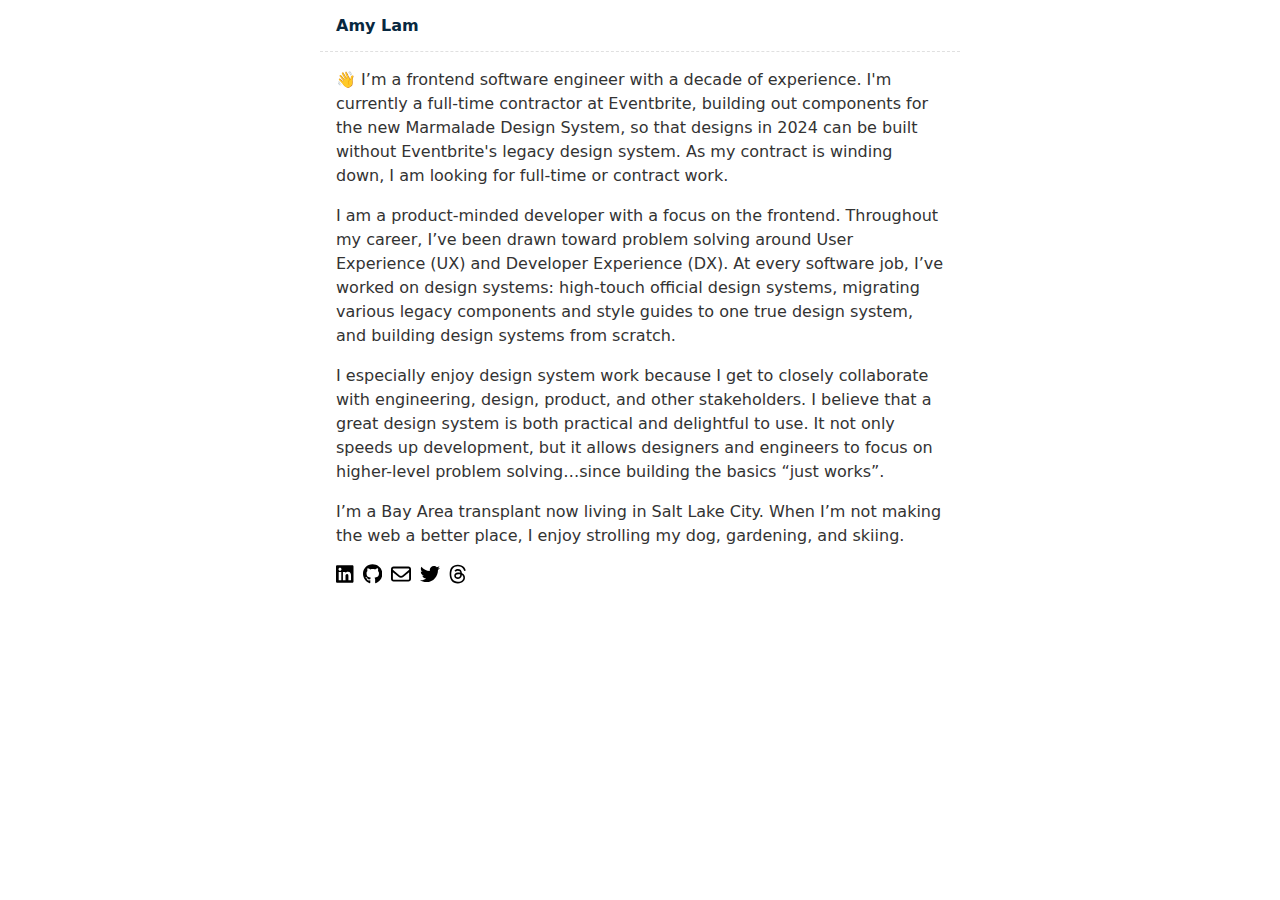
<file: index.html>
<!doctype html>
<html lang="en">
	<head>
		<meta charset="utf-8">
		<meta name="viewport" content="width=device-width, initial-scale=1.0">
		<title>Amy Lam</title>
		<meta name="description" content="Amy Lam&#39;s personal website">
		<link rel="alternate" href="/feed/feed.xml" type="application/atom+xml" title="Amy Lam">
		<link rel="alternate" href="/feed/feed.json" type="application/json" title="Amy Lam">
		
		<style>* { box-sizing: border-box; }
/* Defaults */
:root {
	--font-family: -apple-system, system-ui, sans-serif;
	--font-family-monospace: Consolas, Menlo, Monaco, Andale Mono WT, Andale Mono, Lucida Console, Lucida Sans Typewriter, DejaVu Sans Mono, Bitstream Vera Sans Mono, Liberation Mono, Nimbus Mono L, Courier New, Courier, monospace;
}

/* Theme colors */
:root {
	--color-gray-20: #e0e0e0;
	--color-gray-50: #C0C0C0;
	--color-gray-90: #333;

	--background-color: #fff;

	--text-color: var(--color-gray-90);
	--text-color-link: #082840;
	--text-color-link-active: #5f2b48;
	--text-color-link-visited: #17050F;

	--syntax-tab-size: 2;
}

@media (prefers-color-scheme: dark) {
	:root {
		--color-gray-20: #e0e0e0;
		--color-gray-50: #C0C0C0;
		--color-gray-90: #dad8d8;

		/* --text-color is assigned to --color-gray-_ above */
		--text-color-link: #1493fb;
		--text-color-link-active: #6969f7;
		--text-color-link-visited: #a6a6f8;

		--background-color: #15202b;
	}

	svg {
		fill: var(--color-gray-90);
	}
}


/* Global stylesheet */
* {
	box-sizing: border-box;
}

html,
body {
	padding: 0;
	margin: 0 auto;
	font-family: var(--font-family);
	color: var(--text-color);
	background-color: var(--background-color);
}
html {
	overflow-y: scroll;
}
body {
	max-width: 40em;
}

/* https://www.a11yproject.com/posts/how-to-hide-content/ */
.visually-hidden {
	clip: rect(0 0 0 0);
	clip-path: inset(50%);
	height: 1px;
	overflow: hidden;
	position: absolute;
	white-space: nowrap;
	width: 1px;
}

p:last-child {
	margin-bottom: 0;
}
p {
	line-height: 1.5;
}

li {
	line-height: 1.5;
}

a[href] {
	color: var(--text-color-link);
}
a[href]:visited {
	color: var(--text-color-link-visited);
}
a[href]:hover,
a[href]:active {
	color: var(--text-color-link-active);
}

main {
	padding: 1rem;
}
main :first-child {
	margin-top: 0;
}

header {
	border-bottom: 1px dashed var(--color-gray-20);
}
header:after {
	content: "";
	display: table;
	clear: both;
}

.links-nextprev {
	list-style: none;
	border-top: 1px dashed var(--color-gray-20);
	padding: 1em 0;
}

table {
	margin: 1em 0;
}
table td,
table th {
	padding-right: 1em;
}

pre,
code {
	font-family: var(--font-family-monospace);
}
pre:not([class*="language-"]) {
	margin: .5em 0;
	line-height: 1.375; /* 22px /16 */
	-moz-tab-size: var(--syntax-tab-size);
	-o-tab-size: var(--syntax-tab-size);
	tab-size: var(--syntax-tab-size);
	-webkit-hyphens: none;
	-ms-hyphens: none;
	hyphens: none;
	direction: ltr;
	text-align: left;
	white-space: pre;
	word-spacing: normal;
	word-break: normal;
}
code {
	word-break: break-all;
}

/* Header */
header {
	display: flex;
	gap: 1em .5em;
	flex-wrap: wrap;
	align-items: center;
	padding: 1em;
}
.home-link {
	font-size: 1em; /* 16px /16 */
	font-weight: 700;
	margin-right: 2em;
}
.home-link:link:not(:hover) {
	text-decoration: none;
}

/* Nav */
.nav {
	display: flex;
	padding: 0;
	margin: 0;
	list-style: none;
}
.nav-item {
	display: inline-block;
	margin-right: 1em;
}
.nav-item a[href]:not(:hover) {
	text-decoration: none;
}
.nav a[href][aria-current="page"] {
	text-decoration: underline;
}

/* Posts list */
.postlist {
	list-style: none;
	padding: 0;
	padding-left: 1.5rem;
}
.postlist-item {
	display: flex;
	flex-wrap: wrap;
	align-items: baseline;
	counter-increment: start-from -1;
	margin-bottom: 1em;
}
.postlist-item:before {
	display: inline-block;
	pointer-events: none;
	content: "" counter(start-from, decimal-leading-zero) ". ";
	line-height: 100%;
	text-align: right;
	margin-left: -1.5rem;
}
.postlist-date,
.postlist-item:before {
	font-size: 0.8125em; /* 13px /16 */
	color: var(--color-gray-90);
}
.postlist-date {
	word-spacing: -0.5px;
}
.postlist-link {
	font-size: 1.1875em; /* 19px /16 */
	font-weight: 700;
	flex-basis: calc(100% - 1.5rem);
	padding-left: .25em;
	padding-right: .5em;
	text-underline-position: from-font;
	text-underline-offset: 0;
	text-decoration-thickness: 1px;
}
.postlist-item-active .postlist-link {
	font-weight: bold;
}

/* Tags */
.post-tag {
	display: inline-flex;
	align-items: center;
	justify-content: center;
	text-transform: capitalize;
	font-style: italic;
}
.postlist-item > .post-tag {
	align-self: center;
}

/* Tags list */
.post-metadata {
	display: inline-flex;
	flex-wrap: wrap;
	gap: .5em;
	list-style: none;
	padding: 0;
	margin: 0;
}
.post-metadata time {
	margin-right: 1em;
}

/* Direct Links / Markdown Headers */
.header-anchor {
	text-decoration: none;
	font-style: normal;
	font-size: 1em;
	margin-left: .1em;
}
a[href].header-anchor,
a[href].header-anchor:visited {
	color: transparent;
}
a[href].header-anchor:focus,
a[href].header-anchor:hover {
	text-decoration: underline;
}
a[href].header-anchor:focus,
:hover > a[href].header-anchor {
	color: #aaa;
}

h2 + .header-anchor {
	font-size: 1.5em;
}

/* My custom styles */
.fit-picture {
  max-width: 100%;
}

.social-icons {
	padding-right: 4px
}</style>
	</head>
	<body>
		<a href="#skip" class="visually-hidden">Skip to main content</a>

		<header>
			<a href="/" class="home-link">Amy Lam</a>
			<nav>
				<h2 class="visually-hidden">Top level navigation menu</h2>
				<ul class="nav">
				</ul>
			</nav>
		</header>

		<main id="skip">
			

<p>👋 I’m a frontend software engineer with a decade of experience. I'm currently a full-time contractor at Eventbrite, building out components for the new Marmalade Design System, so that designs in 2024 can be built without Eventbrite's legacy design system. As my contract is winding down, I am looking for full-time or contract work.</p>

<p>I am a product-minded developer with a focus on the frontend. Throughout my career, I’ve been drawn toward problem solving around User Experience (UX) and Developer Experience (DX). At every software job, I’ve worked on design systems: high-touch official design systems, migrating various legacy components and style guides to one true design system, and building design systems from scratch.</p>

<p>I especially enjoy design system work because I get to closely collaborate with engineering, design, product, and other stakeholders. I believe that a great design system is both practical and delightful to use. It not only speeds up development, but it allows designers and engineers to focus on higher-level problem solving…since building the basics “just works”.</p>

<p>I’m a Bay Area transplant now living in Salt Lake City. When I’m not making the web a better place, I enjoy strolling my dog, gardening, and skiing.</p>

<a href="https://www.linkedin.com/in/amyrlam/" target="_blank" rel="noopener noreferrer" class="social-icons"><svg xmlns="http://www.w3.org/2000/svg" height="1.25em" viewBox="0 0 448 512"><!--! Font Awesome Free 6.4.2 by @fontawesome - https://fontawesome.com License - https://fontawesome.com/license (Commercial License) Copyright 2023 Fonticons, Inc. --><path d="M416 32H31.9C14.3 32 0 46.5 0 64.3v383.4C0 465.5 14.3 480 31.9 480H416c17.6 0 32-14.5 32-32.3V64.3c0-17.8-14.4-32.3-32-32.3zM135.4 416H69V202.2h66.5V416zm-33.2-243c-21.3 0-38.5-17.3-38.5-38.5S80.9 96 102.2 96c21.2 0 38.5 17.3 38.5 38.5 0 21.3-17.2 38.5-38.5 38.5zm282.1 243h-66.4V312c0-24.8-.5-56.7-34.5-56.7-34.6 0-39.9 27-39.9 54.9V416h-66.4V202.2h63.7v29.2h.9c8.9-16.8 30.6-34.5 62.9-34.5 67.2 0 79.7 44.3 79.7 101.9V416z"/></svg></a>
<a href="https://github.com/amyrlam" target="_blank" rel="noopener noreferrer" class="social-icons"><svg xmlns="http://www.w3.org/2000/svg" height="1.25em" viewBox="0 0 496 512"><!--! Font Awesome Free 6.4.2 by @fontawesome - https://fontawesome.com License - https://fontawesome.com/license (Commercial License) Copyright 2023 Fonticons, Inc. --><path d="M165.9 397.4c0 2-2.3 3.6-5.2 3.6-3.3.3-5.6-1.3-5.6-3.6 0-2 2.3-3.6 5.2-3.6 3-.3 5.6 1.3 5.6 3.6zm-31.1-4.5c-.7 2 1.3 4.3 4.3 4.9 2.6 1 5.6 0 6.2-2s-1.3-4.3-4.3-5.2c-2.6-.7-5.5.3-6.2 2.3zm44.2-1.7c-2.9.7-4.9 2.6-4.6 4.9.3 2 2.9 3.3 5.9 2.6 2.9-.7 4.9-2.6 4.6-4.6-.3-1.9-3-3.2-5.9-2.9zM244.8 8C106.1 8 0 113.3 0 252c0 110.9 69.8 205.8 169.5 239.2 12.8 2.3 17.3-5.6 17.3-12.1 0-6.2-.3-40.4-.3-61.4 0 0-70 15-84.7-29.8 0 0-11.4-29.1-27.8-36.6 0 0-22.9-15.7 1.6-15.4 0 0 24.9 2 38.6 25.8 21.9 38.6 58.6 27.5 72.9 20.9 2.3-16 8.8-27.1 16-33.7-55.9-6.2-112.3-14.3-112.3-110.5 0-27.5 7.6-41.3 23.6-58.9-2.6-6.5-11.1-33.3 2.6-67.9 20.9-6.5 69 27 69 27 20-5.6 41.5-8.5 62.8-8.5s42.8 2.9 62.8 8.5c0 0 48.1-33.6 69-27 13.7 34.7 5.2 61.4 2.6 67.9 16 17.7 25.8 31.5 25.8 58.9 0 96.5-58.9 104.2-114.8 110.5 9.2 7.9 17 22.9 17 46.4 0 33.7-.3 75.4-.3 83.6 0 6.5 4.6 14.4 17.3 12.1C428.2 457.8 496 362.9 496 252 496 113.3 383.5 8 244.8 8zM97.2 352.9c-1.3 1-1 3.3.7 5.2 1.6 1.6 3.9 2.3 5.2 1 1.3-1 1-3.3-.7-5.2-1.6-1.6-3.9-2.3-5.2-1zm-10.8-8.1c-.7 1.3.3 2.9 2.3 3.9 1.6 1 3.6.7 4.3-.7.7-1.3-.3-2.9-2.3-3.9-2-.6-3.6-.3-4.3.7zm32.4 35.6c-1.6 1.3-1 4.3 1.3 6.2 2.3 2.3 5.2 2.6 6.5 1 1.3-1.3.7-4.3-1.3-6.2-2.2-2.3-5.2-2.6-6.5-1zm-11.4-14.7c-1.6 1-1.6 3.6 0 5.9 1.6 2.3 4.3 3.3 5.6 2.3 1.6-1.3 1.6-3.9 0-6.2-1.4-2.3-4-3.3-5.6-2z"/></svg></a>
<a href="mailto:hello@amyrlam.com" target="_blank" rel="noopener noreferrer" class="social-icons"><svg xmlns="http://www.w3.org/2000/svg" height="1.25em" viewBox="0 0 512 512"><!--! Font Awesome Free 6.4.2 by @fontawesome - https://fontawesome.com License - https://fontawesome.com/license (Commercial License) Copyright 2023 Fonticons, Inc. --><path d="M64 112c-8.8 0-16 7.2-16 16v22.1L220.5 291.7c20.7 17 50.4 17 71.1 0L464 150.1V128c0-8.8-7.2-16-16-16H64zM48 212.2V384c0 8.8 7.2 16 16 16H448c8.8 0 16-7.2 16-16V212.2L322 328.8c-38.4 31.5-93.7 31.5-132 0L48 212.2zM0 128C0 92.7 28.7 64 64 64H448c35.3 0 64 28.7 64 64V384c0 35.3-28.7 64-64 64H64c-35.3 0-64-28.7-64-64V128z"/></svg></a>
<a href="https://twitter.com/amyrlam" target="_blank" rel="noopener noreferrer" class="social-icons"><svg xmlns="http://www.w3.org/2000/svg" height="1.25em" viewBox="0 0 512 512"><!--! Font Awesome Free 6.4.2 by @fontawesome - https://fontawesome.com License - https://fontawesome.com/license (Commercial License) Copyright 2023 Fonticons, Inc. --><path d="M459.37 151.716c.325 4.548.325 9.097.325 13.645 0 138.72-105.583 298.558-298.558 298.558-59.452 0-114.68-17.219-161.137-47.106 8.447.974 16.568 1.299 25.34 1.299 49.055 0 94.213-16.568 130.274-44.832-46.132-.975-84.792-31.188-98.112-72.772 6.498.974 12.995 1.624 19.818 1.624 9.421 0 18.843-1.3 27.614-3.573-48.081-9.747-84.143-51.98-84.143-102.985v-1.299c13.969 7.797 30.214 12.67 47.431 13.319-28.264-18.843-46.781-51.005-46.781-87.391 0-19.492 5.197-37.36 14.294-52.954 51.655 63.675 129.3 105.258 216.365 109.807-1.624-7.797-2.599-15.918-2.599-24.04 0-57.828 46.782-104.934 104.934-104.934 30.213 0 57.502 12.67 76.67 33.137 23.715-4.548 46.456-13.32 66.599-25.34-7.798 24.366-24.366 44.833-46.132 57.827 21.117-2.273 41.584-8.122 60.426-16.243-14.292 20.791-32.161 39.308-52.628 54.253z"/></svg></a>
<a href="https://www.threads.net/@amyrlam" target="_blank" rel="noopener noreferrer" class="social-icons"><svg xmlns="http://www.w3.org/2000/svg" height="1.25em" viewBox="0 0 448 512"><!--! Font Awesome Free 6.4.2 by @fontawesome - https://fontawesome.com License - https://fontawesome.com/license (Commercial License) Copyright 2023 Fonticons, Inc. --><path d="M331.5 235.7c2.2 .9 4.2 1.9 6.3 2.8c29.2 14.1 50.6 35.2 61.8 61.4c15.7 36.5 17.2 95.8-30.3 143.2c-36.2 36.2-80.3 52.5-142.6 53h-.3c-70.2-.5-124.1-24.1-160.4-70.2c-32.3-41-48.9-98.1-49.5-169.6V256v-.2C17 184.3 33.6 127.2 65.9 86.2C102.2 40.1 156.2 16.5 226.4 16h.3c70.3 .5 124.9 24 162.3 69.9c18.4 22.7 32 50 40.6 81.7l-40.4 10.8c-7.1-25.8-17.8-47.8-32.2-65.4c-29.2-35.8-73-54.2-130.5-54.6c-57 .5-100.1 18.8-128.2 54.4C72.1 146.1 58.5 194.3 58 256c.5 61.7 14.1 109.9 40.3 143.3c28 35.6 71.2 53.9 128.2 54.4c51.4-.4 85.4-12.6 113.7-40.9c32.3-32.2 31.7-71.8 21.4-95.9c-6.1-14.2-17.1-26-31.9-34.9c-3.7 26.9-11.8 48.3-24.7 64.8c-17.1 21.8-41.4 33.6-72.7 35.3c-23.6 1.3-46.3-4.4-63.9-16c-20.8-13.8-33-34.8-34.3-59.3c-2.5-48.3 35.7-83 95.2-86.4c21.1-1.2 40.9-.3 59.2 2.8c-2.4-14.8-7.3-26.6-14.6-35.2c-10-11.7-25.6-17.7-46.2-17.8H227c-16.6 0-39 4.6-53.3 26.3l-34.4-23.6c19.2-29.1 50.3-45.1 87.8-45.1h.8c62.6 .4 99.9 39.5 103.7 107.7l-.2 .2zm-156 68.8c1.3 25.1 28.4 36.8 54.6 35.3c25.6-1.4 54.6-11.4 59.5-73.2c-13.2-2.9-27.8-4.4-43.4-4.4c-4.8 0-9.6 .1-14.4 .4c-42.9 2.4-57.2 23.2-56.2 41.8l-.1 .1z"/></svg></a>


		</main>

		<footer></footer>

		<!-- Current page: / -->
	</body>
</html>
</file>
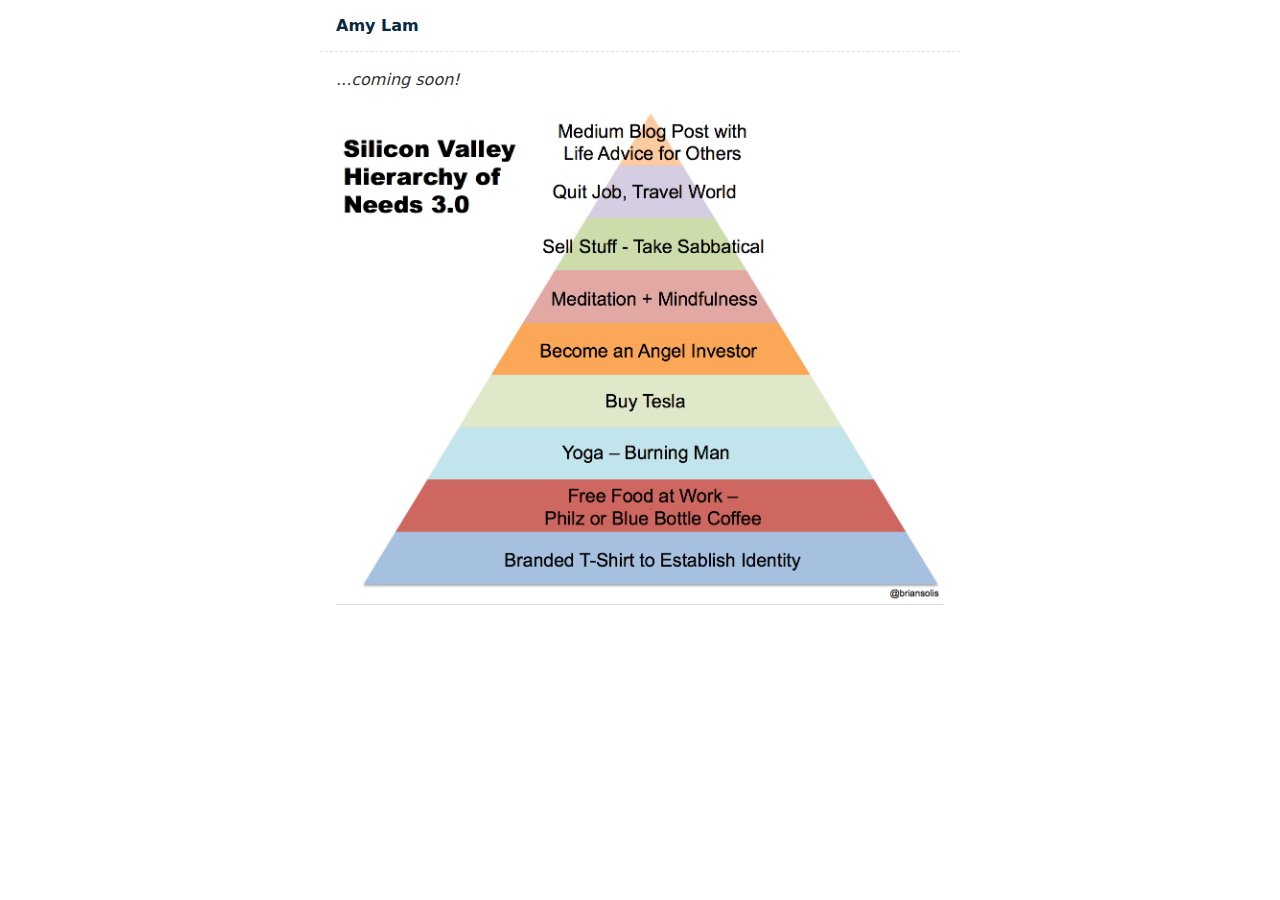
<file: blog/index.html>
<!doctype html>
<html lang="en">
	<head>
		<meta charset="utf-8">
		<meta name="viewport" content="width=device-width, initial-scale=1.0">
		<title>Amy Lam</title>
		<meta name="description" content="Amy Lam&#39;s personal website">
		<link rel="alternate" href="/feed/feed.xml" type="application/atom+xml" title="Amy Lam">
		<link rel="alternate" href="/feed/feed.json" type="application/json" title="Amy Lam">
		
		<style>.postlist { counter-reset: start-from NaN }
* { box-sizing: border-box; }
/* Defaults */
:root {
	--font-family: -apple-system, system-ui, sans-serif;
	--font-family-monospace: Consolas, Menlo, Monaco, Andale Mono WT, Andale Mono, Lucida Console, Lucida Sans Typewriter, DejaVu Sans Mono, Bitstream Vera Sans Mono, Liberation Mono, Nimbus Mono L, Courier New, Courier, monospace;
}

/* Theme colors */
:root {
	--color-gray-20: #e0e0e0;
	--color-gray-50: #C0C0C0;
	--color-gray-90: #333;

	--background-color: #fff;

	--text-color: var(--color-gray-90);
	--text-color-link: #082840;
	--text-color-link-active: #5f2b48;
	--text-color-link-visited: #17050F;

	--syntax-tab-size: 2;
}

@media (prefers-color-scheme: dark) {
	:root {
		--color-gray-20: #e0e0e0;
		--color-gray-50: #C0C0C0;
		--color-gray-90: #dad8d8;

		/* --text-color is assigned to --color-gray-_ above */
		--text-color-link: #1493fb;
		--text-color-link-active: #6969f7;
		--text-color-link-visited: #a6a6f8;

		--background-color: #15202b;
	}

	svg {
		fill: var(--color-gray-90);
	}
}


/* Global stylesheet */
* {
	box-sizing: border-box;
}

html,
body {
	padding: 0;
	margin: 0 auto;
	font-family: var(--font-family);
	color: var(--text-color);
	background-color: var(--background-color);
}
html {
	overflow-y: scroll;
}
body {
	max-width: 40em;
}

/* https://www.a11yproject.com/posts/how-to-hide-content/ */
.visually-hidden {
	clip: rect(0 0 0 0);
	clip-path: inset(50%);
	height: 1px;
	overflow: hidden;
	position: absolute;
	white-space: nowrap;
	width: 1px;
}

p:last-child {
	margin-bottom: 0;
}
p {
	line-height: 1.5;
}

li {
	line-height: 1.5;
}

a[href] {
	color: var(--text-color-link);
}
a[href]:visited {
	color: var(--text-color-link-visited);
}
a[href]:hover,
a[href]:active {
	color: var(--text-color-link-active);
}

main {
	padding: 1rem;
}
main :first-child {
	margin-top: 0;
}

header {
	border-bottom: 1px dashed var(--color-gray-20);
}
header:after {
	content: "";
	display: table;
	clear: both;
}

.links-nextprev {
	list-style: none;
	border-top: 1px dashed var(--color-gray-20);
	padding: 1em 0;
}

table {
	margin: 1em 0;
}
table td,
table th {
	padding-right: 1em;
}

pre,
code {
	font-family: var(--font-family-monospace);
}
pre:not([class*="language-"]) {
	margin: .5em 0;
	line-height: 1.375; /* 22px /16 */
	-moz-tab-size: var(--syntax-tab-size);
	-o-tab-size: var(--syntax-tab-size);
	tab-size: var(--syntax-tab-size);
	-webkit-hyphens: none;
	-ms-hyphens: none;
	hyphens: none;
	direction: ltr;
	text-align: left;
	white-space: pre;
	word-spacing: normal;
	word-break: normal;
}
code {
	word-break: break-all;
}

/* Header */
header {
	display: flex;
	gap: 1em .5em;
	flex-wrap: wrap;
	align-items: center;
	padding: 1em;
}
.home-link {
	font-size: 1em; /* 16px /16 */
	font-weight: 700;
	margin-right: 2em;
}
.home-link:link:not(:hover) {
	text-decoration: none;
}

/* Nav */
.nav {
	display: flex;
	padding: 0;
	margin: 0;
	list-style: none;
}
.nav-item {
	display: inline-block;
	margin-right: 1em;
}
.nav-item a[href]:not(:hover) {
	text-decoration: none;
}
.nav a[href][aria-current="page"] {
	text-decoration: underline;
}

/* Posts list */
.postlist {
	list-style: none;
	padding: 0;
	padding-left: 1.5rem;
}
.postlist-item {
	display: flex;
	flex-wrap: wrap;
	align-items: baseline;
	counter-increment: start-from -1;
	margin-bottom: 1em;
}
.postlist-item:before {
	display: inline-block;
	pointer-events: none;
	content: "" counter(start-from, decimal-leading-zero) ". ";
	line-height: 100%;
	text-align: right;
	margin-left: -1.5rem;
}
.postlist-date,
.postlist-item:before {
	font-size: 0.8125em; /* 13px /16 */
	color: var(--color-gray-90);
}
.postlist-date {
	word-spacing: -0.5px;
}
.postlist-link {
	font-size: 1.1875em; /* 19px /16 */
	font-weight: 700;
	flex-basis: calc(100% - 1.5rem);
	padding-left: .25em;
	padding-right: .5em;
	text-underline-position: from-font;
	text-underline-offset: 0;
	text-decoration-thickness: 1px;
}
.postlist-item-active .postlist-link {
	font-weight: bold;
}

/* Tags */
.post-tag {
	display: inline-flex;
	align-items: center;
	justify-content: center;
	text-transform: capitalize;
	font-style: italic;
}
.postlist-item > .post-tag {
	align-self: center;
}

/* Tags list */
.post-metadata {
	display: inline-flex;
	flex-wrap: wrap;
	gap: .5em;
	list-style: none;
	padding: 0;
	margin: 0;
}
.post-metadata time {
	margin-right: 1em;
}

/* Direct Links / Markdown Headers */
.header-anchor {
	text-decoration: none;
	font-style: normal;
	font-size: 1em;
	margin-left: .1em;
}
a[href].header-anchor,
a[href].header-anchor:visited {
	color: transparent;
}
a[href].header-anchor:focus,
a[href].header-anchor:hover {
	text-decoration: underline;
}
a[href].header-anchor:focus,
:hover > a[href].header-anchor {
	color: #aaa;
}

h2 + .header-anchor {
	font-size: 1.5em;
}

/* My custom styles */
.fit-picture {
  max-width: 100%;
}

.social-icons {
	padding-right: 4px
}</style>
	</head>
	<body>
		<a href="#skip" class="visually-hidden">Skip to main content</a>

		<header>
			<a href="/" class="home-link">Amy Lam</a>
			<nav>
				<h2 class="visually-hidden">Top level navigation menu</h2>
				<ul class="nav">
				</ul>
			</nav>
		</header>

		<main id="skip">
			
<p><em>...coming soon!</em></p>

<img src="/img/SV_Hierarchy_pptx.png" alt="Silicon Valley Hierarchy of Needs 3.0" class="fit-picture">



<ol reversed class="postlist">

</ol>



		</main>

		<footer></footer>

		<!-- Current page: /blog/ -->
	</body>
</html>
</file>
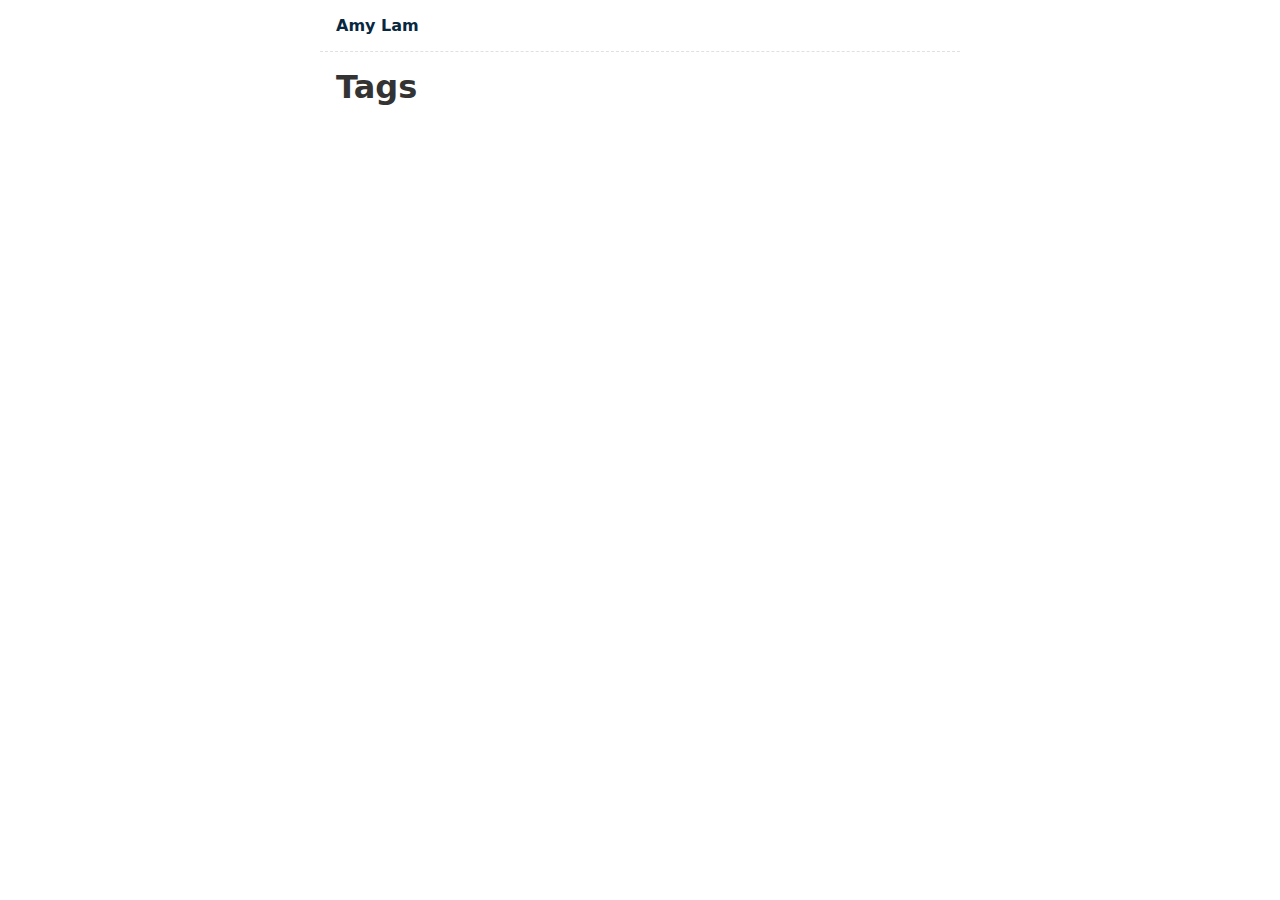
<file: tags/index.html>
<!doctype html>
<html lang="en">
	<head>
		<meta charset="utf-8">
		<meta name="viewport" content="width=device-width, initial-scale=1.0">
		<title>Amy Lam</title>
		<meta name="description" content="Amy Lam&#39;s personal website">
		<link rel="alternate" href="/feed/feed.xml" type="application/atom+xml" title="Amy Lam">
		<link rel="alternate" href="/feed/feed.json" type="application/json" title="Amy Lam">
		
		<style>* { box-sizing: border-box; }
/* Defaults */
:root {
	--font-family: -apple-system, system-ui, sans-serif;
	--font-family-monospace: Consolas, Menlo, Monaco, Andale Mono WT, Andale Mono, Lucida Console, Lucida Sans Typewriter, DejaVu Sans Mono, Bitstream Vera Sans Mono, Liberation Mono, Nimbus Mono L, Courier New, Courier, monospace;
}

/* Theme colors */
:root {
	--color-gray-20: #e0e0e0;
	--color-gray-50: #C0C0C0;
	--color-gray-90: #333;

	--background-color: #fff;

	--text-color: var(--color-gray-90);
	--text-color-link: #082840;
	--text-color-link-active: #5f2b48;
	--text-color-link-visited: #17050F;

	--syntax-tab-size: 2;
}

@media (prefers-color-scheme: dark) {
	:root {
		--color-gray-20: #e0e0e0;
		--color-gray-50: #C0C0C0;
		--color-gray-90: #dad8d8;

		/* --text-color is assigned to --color-gray-_ above */
		--text-color-link: #1493fb;
		--text-color-link-active: #6969f7;
		--text-color-link-visited: #a6a6f8;

		--background-color: #15202b;
	}

	svg {
		fill: var(--color-gray-90);
	}
}


/* Global stylesheet */
* {
	box-sizing: border-box;
}

html,
body {
	padding: 0;
	margin: 0 auto;
	font-family: var(--font-family);
	color: var(--text-color);
	background-color: var(--background-color);
}
html {
	overflow-y: scroll;
}
body {
	max-width: 40em;
}

/* https://www.a11yproject.com/posts/how-to-hide-content/ */
.visually-hidden {
	clip: rect(0 0 0 0);
	clip-path: inset(50%);
	height: 1px;
	overflow: hidden;
	position: absolute;
	white-space: nowrap;
	width: 1px;
}

p:last-child {
	margin-bottom: 0;
}
p {
	line-height: 1.5;
}

li {
	line-height: 1.5;
}

a[href] {
	color: var(--text-color-link);
}
a[href]:visited {
	color: var(--text-color-link-visited);
}
a[href]:hover,
a[href]:active {
	color: var(--text-color-link-active);
}

main {
	padding: 1rem;
}
main :first-child {
	margin-top: 0;
}

header {
	border-bottom: 1px dashed var(--color-gray-20);
}
header:after {
	content: "";
	display: table;
	clear: both;
}

.links-nextprev {
	list-style: none;
	border-top: 1px dashed var(--color-gray-20);
	padding: 1em 0;
}

table {
	margin: 1em 0;
}
table td,
table th {
	padding-right: 1em;
}

pre,
code {
	font-family: var(--font-family-monospace);
}
pre:not([class*="language-"]) {
	margin: .5em 0;
	line-height: 1.375; /* 22px /16 */
	-moz-tab-size: var(--syntax-tab-size);
	-o-tab-size: var(--syntax-tab-size);
	tab-size: var(--syntax-tab-size);
	-webkit-hyphens: none;
	-ms-hyphens: none;
	hyphens: none;
	direction: ltr;
	text-align: left;
	white-space: pre;
	word-spacing: normal;
	word-break: normal;
}
code {
	word-break: break-all;
}

/* Header */
header {
	display: flex;
	gap: 1em .5em;
	flex-wrap: wrap;
	align-items: center;
	padding: 1em;
}
.home-link {
	font-size: 1em; /* 16px /16 */
	font-weight: 700;
	margin-right: 2em;
}
.home-link:link:not(:hover) {
	text-decoration: none;
}

/* Nav */
.nav {
	display: flex;
	padding: 0;
	margin: 0;
	list-style: none;
}
.nav-item {
	display: inline-block;
	margin-right: 1em;
}
.nav-item a[href]:not(:hover) {
	text-decoration: none;
}
.nav a[href][aria-current="page"] {
	text-decoration: underline;
}

/* Posts list */
.postlist {
	list-style: none;
	padding: 0;
	padding-left: 1.5rem;
}
.postlist-item {
	display: flex;
	flex-wrap: wrap;
	align-items: baseline;
	counter-increment: start-from -1;
	margin-bottom: 1em;
}
.postlist-item:before {
	display: inline-block;
	pointer-events: none;
	content: "" counter(start-from, decimal-leading-zero) ". ";
	line-height: 100%;
	text-align: right;
	margin-left: -1.5rem;
}
.postlist-date,
.postlist-item:before {
	font-size: 0.8125em; /* 13px /16 */
	color: var(--color-gray-90);
}
.postlist-date {
	word-spacing: -0.5px;
}
.postlist-link {
	font-size: 1.1875em; /* 19px /16 */
	font-weight: 700;
	flex-basis: calc(100% - 1.5rem);
	padding-left: .25em;
	padding-right: .5em;
	text-underline-position: from-font;
	text-underline-offset: 0;
	text-decoration-thickness: 1px;
}
.postlist-item-active .postlist-link {
	font-weight: bold;
}

/* Tags */
.post-tag {
	display: inline-flex;
	align-items: center;
	justify-content: center;
	text-transform: capitalize;
	font-style: italic;
}
.postlist-item > .post-tag {
	align-self: center;
}

/* Tags list */
.post-metadata {
	display: inline-flex;
	flex-wrap: wrap;
	gap: .5em;
	list-style: none;
	padding: 0;
	margin: 0;
}
.post-metadata time {
	margin-right: 1em;
}

/* Direct Links / Markdown Headers */
.header-anchor {
	text-decoration: none;
	font-style: normal;
	font-size: 1em;
	margin-left: .1em;
}
a[href].header-anchor,
a[href].header-anchor:visited {
	color: transparent;
}
a[href].header-anchor:focus,
a[href].header-anchor:hover {
	text-decoration: underline;
}
a[href].header-anchor:focus,
:hover > a[href].header-anchor {
	color: #aaa;
}

h2 + .header-anchor {
	font-size: 1.5em;
}

/* My custom styles */
.fit-picture {
  max-width: 100%;
}

.social-icons {
	padding-right: 4px
}</style>
	</head>
	<body>
		<a href="#skip" class="visually-hidden">Skip to main content</a>

		<header>
			<a href="/" class="home-link">Amy Lam</a>
			<nav>
				<h2 class="visually-hidden">Top level navigation menu</h2>
				<ul class="nav">
				</ul>
			</nav>
		</header>

		<main id="skip">
			
<h1>Tags</h1>

<ul>

</ul>


		</main>

		<footer></footer>

		<!-- Current page: /tags/ -->
	</body>
</html>
</file>
